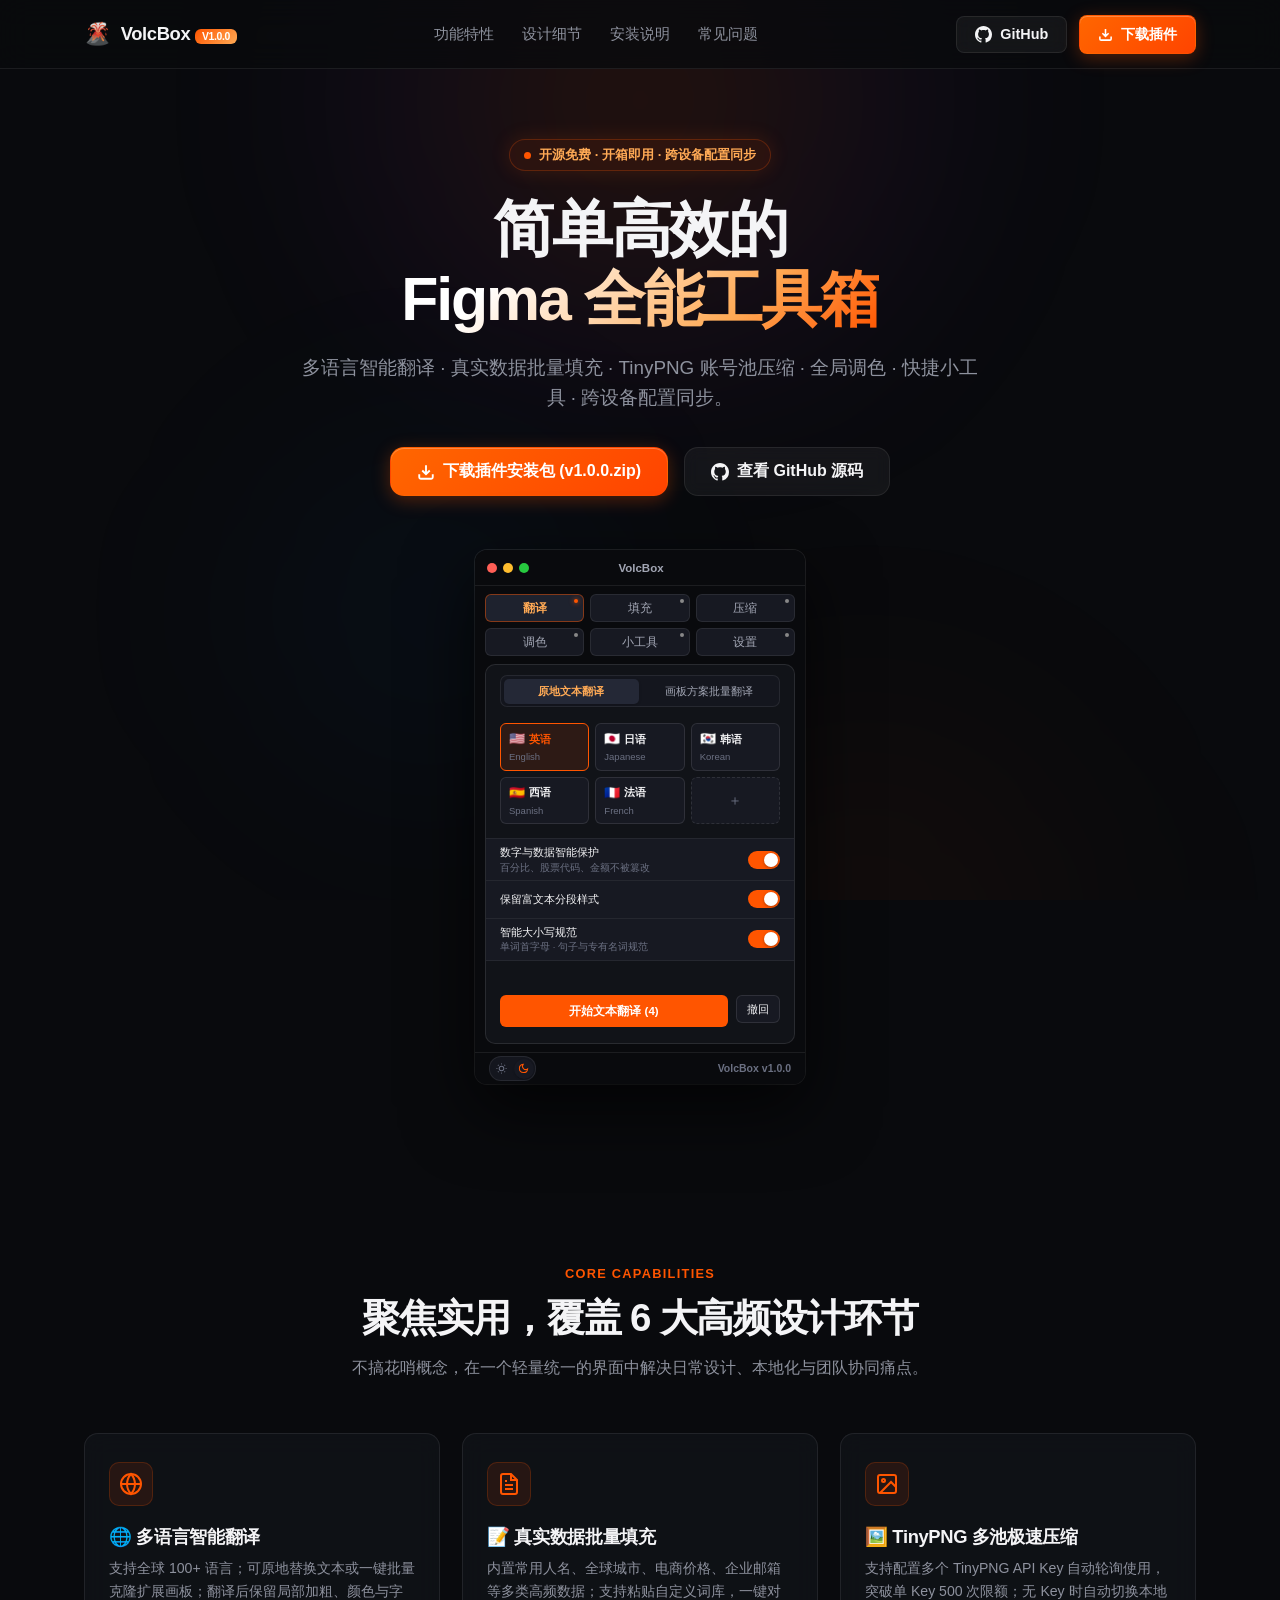
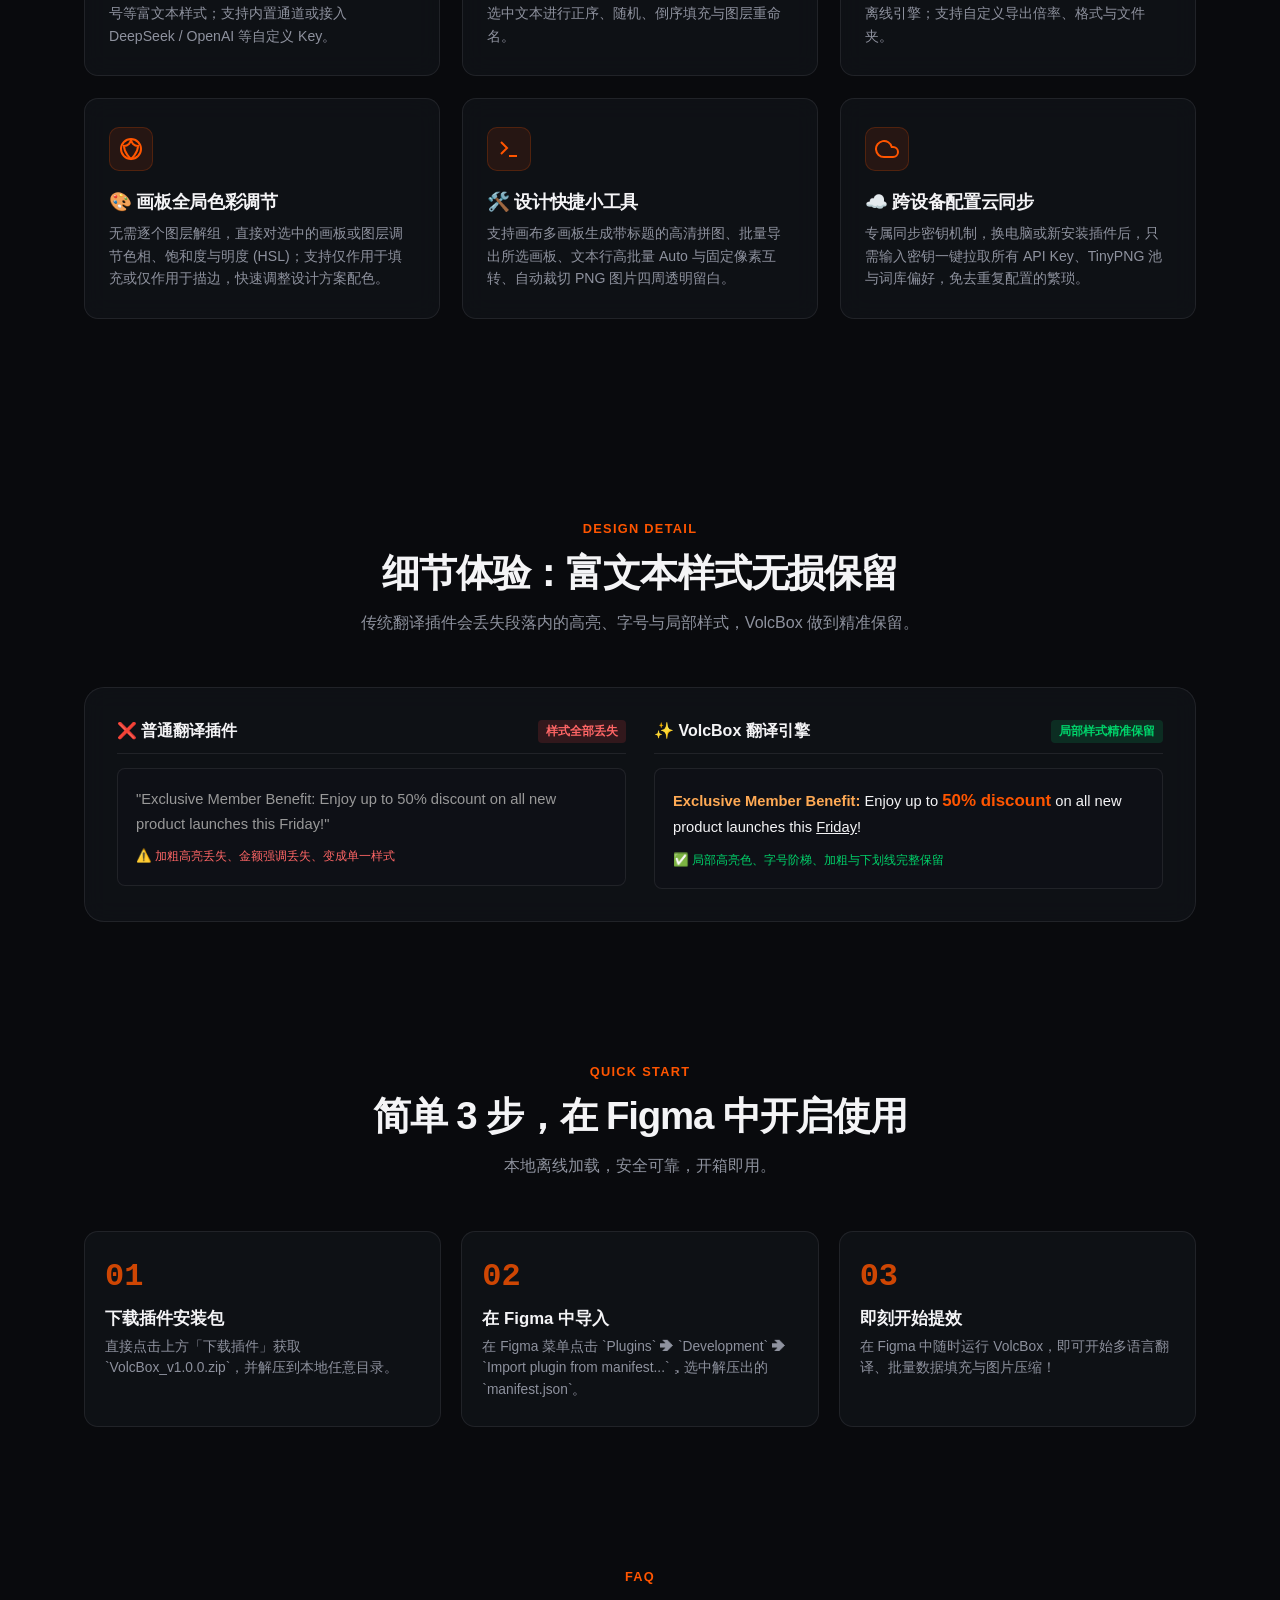
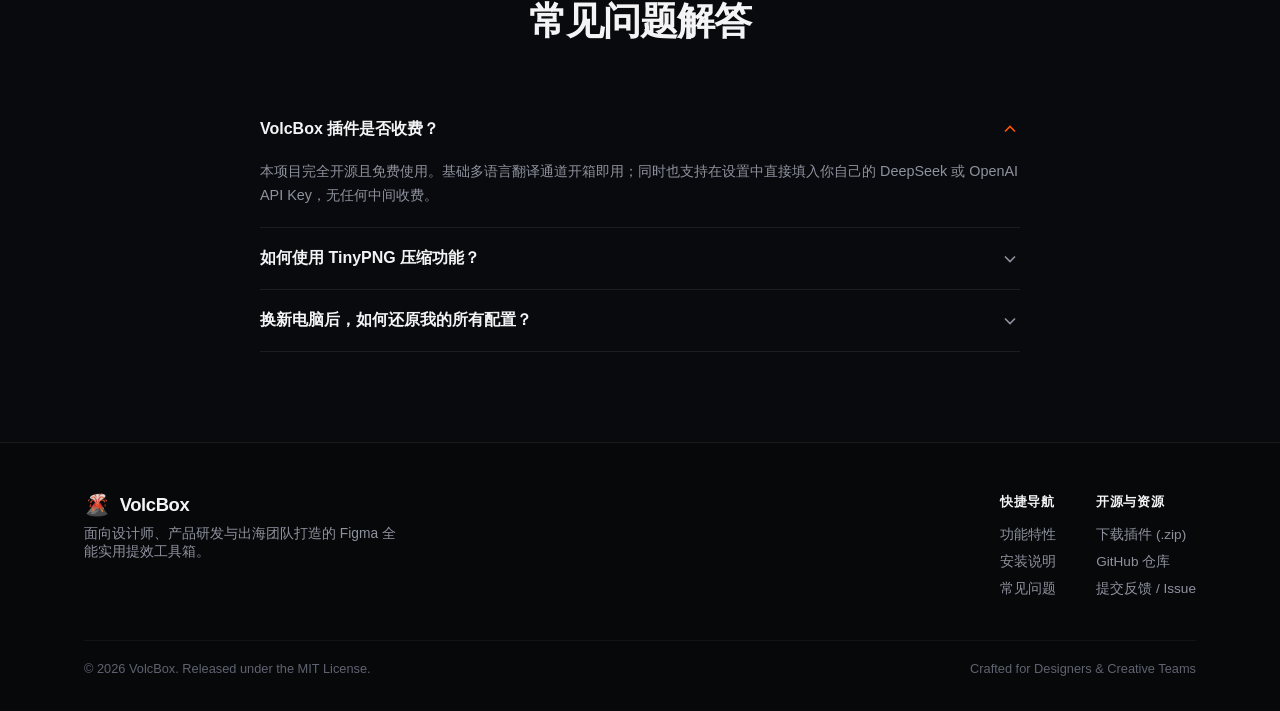
<file: website/index.html>
<!DOCTYPE html>
<html lang="zh-CN">
<head>
  <meta charset="UTF-8">
  <meta name="viewport" content="width=device-width, initial-scale=1.0">
  <title>VolcBox — 让设计与协同更高效的 Figma 全能实用工具箱</title>
  <meta name="description" content="面向现代设计师、产品研发与出海团队的 Figma 全能实用工具箱：多语言智能翻译、真实数据批量模拟、TinyPNG 极速压缩、画板全局调色、切图拼图与跨设备云配置同步。">
  <meta name="keywords" content="Figma, Figma Plugin, VolcBox, AI翻译, TinyPNG压缩, 出海设计, 数据模拟, Figma插件, 设计提效">
  
  <!-- Open Graph / Meta -->
  <meta property="og:type" content="website">
  <meta property="og:title" content="VolcBox — 让设计与协同更高效的 Figma 全能实用工具箱">
  <meta property="og:description" content="多语言翻译 · 真实数据填充 · TinyPNG 压缩 · 画板调色 · 快捷小工具 · 跨设备配置同步">

  <!-- Favicon -->
  <link rel="icon" href="data:image/svg+xml,<svg xmlns=%22http://www.w3.org/2000/svg%22 viewBox=%220 0 100 100%22><text y=%22.9em%22 font-size=%2290%22>🌋</text></svg>">
  
  <!-- Stylesheet -->
  <link rel="stylesheet" href="style.css">
</head>
<body>

  <!-- Ambient Light Orbs -->
  <div class="ambient-glow">
    <div class="glow-orb-1"></div>
    <div class="glow-orb-2"></div>
    <div class="glow-orb-3"></div>
  </div>

  <!-- Navigation Bar -->
  <header class="navbar">
    <div class="container navbar-inner">
      <a href="#" class="logo-link">
        <span style="font-size: 1.35rem;">🌋</span>
        <span>VolcBox <span class="logo-badge">v1.0.0</span></span>
      </a>

      <nav>
        <ul class="nav-links">
          <li><a href="#features" class="nav-link">功能特性</a></li>
          <li><a href="#showcase" class="nav-link">设计细节</a></li>
          <li><a href="#install" class="nav-link">安装说明</a></li>
          <li><a href="#faq" class="nav-link">常见问题</a></li>
        </ul>
      </nav>

      <div class="nav-actions">
        <a href="https://github.com/haifengcy/Figma-VolcBox" target="_blank" class="btn btn-secondary" title="前往 GitHub 仓库">
          <svg width="17" height="17" viewBox="0 0 24 24" fill="currentColor"><path d="M12 0C5.37 0 0 5.37 0 12c0 5.31 3.435 9.795 8.205 11.385.6.105.825-.255.825-.57 0-.285-.015-1.23-.015-2.235-3.015.555-3.795-.735-4.035-1.41-.135-.345-.72-1.41-1.23-1.695-.42-.225-1.02-.78-.015-.795.945-.015 1.62.87 1.845 1.23 1.08 1.815 2.805 1.305 3.495.99.105-.78.42-1.305.765-1.605-2.67-.3-5.46-1.335-5.46-5.925 0-1.305.465-2.385 1.23-3.225-.12-.3-.54-1.53.12-3.18 0 0 1.005-.315 3.3 1.23.96-.27 1.98-.405 3-.405s2.04.135 3 .405c2.295-1.56 3.3-1.23 3.3-1.23.66 1.65.24 2.88.12 3.18.765.84 1.23 1.905 1.23 3.225 0 4.605-2.805 5.625-5.475 5.925.435.375.81 1.095.81 2.22 0 1.605-.015 2.895-.015 3.3 0 .315.225.69.825.57A12.02 12.02 0 0024 12c0-6.63-5.37-12-12-12z"/></svg>
          <span>GitHub</span>
        </a>
        <a href="VolcBox_v1.0.0.zip" download="VolcBox_v1.0.0.zip" class="btn btn-primary" title="直接下载插件安装包">
          <svg width="15" height="15" viewBox="0 0 24 24" fill="none" stroke="currentColor" stroke-width="2.5"><path d="M21 15v4a2 2 0 0 1-2 2H5a2 2 0 0 1-2-2v-4M7 10l5 5 5-5M12 15V3"/></svg>
          <span>下载插件</span>
        </a>
      </div>
    </div>
  </header>

  <!-- Hero Section -->
  <section class="hero-section">
    <div class="container">
      <div class="hero-pill">
        <span class="pulse-dot"></span>
        <span>开源免费 · 开箱即用 · 跨设备配置同步</span>
      </div>

      <h1 class="hero-title">
        简单高效的<br>
        <span class="gradient-text">Figma 全能工具箱</span>
      </h1>

      <p class="hero-subtitle">
        多语言智能翻译 · 真实数据批量填充 · TinyPNG 账号池压缩 · 全局调色 · 快捷小工具 · 跨设备配置同步。
      </p>

      <div class="hero-cta-group">
        <a href="VolcBox_v1.0.0.zip" download="VolcBox_v1.0.0.zip" class="btn btn-primary btn-lg">
          <svg width="18" height="18" viewBox="0 0 24 24" fill="none" stroke="currentColor" stroke-width="2.5"><path d="M21 15v4a2 2 0 0 1-2 2H5a2 2 0 0 1-2-2v-4M7 10l5 5 5-5M12 15V3"/></svg>
          <span>下载插件安装包 (v1.0.0.zip)</span>
        </a>
        <a href="https://github.com/haifengcy/Figma-VolcBox" target="_blank" class="btn btn-secondary btn-lg">
          <svg width="18" height="18" viewBox="0 0 24 24" fill="currentColor"><path d="M12 0C5.37 0 0 5.37 0 12c0 5.31 3.435 9.795 8.205 11.385.6.105.825-.255.825-.57 0-.285-.015-1.23-.015-2.235-3.015.555-3.795-.735-4.035-1.41-.135-.345-.72-1.41-1.23-1.695-.42-.225-1.02-.78-.015-.795.945-.015 1.62.87 1.845 1.23 1.08 1.815 2.805 1.305 3.495.99.105-.78.42-1.305.765-1.605-2.67-.3-5.46-1.335-5.46-5.925 0-1.305.465-2.385 1.23-3.225-.12-.3-.54-1.53.12-3.18 0 0 1.005-.315 3.3 1.23.96-.27 1.98-.405 3-.405s2.04.135 3 .405c2.295-1.56 3.3-1.23 3.3-1.23.66 1.65.24 2.88.12 3.18.765.84 1.23 1.905 1.23 3.225 0 4.605-2.805 5.625-5.475 5.925.435.375.81 1.095.81 2.22 0 1.605-.015 2.895-.015 3.3 0 .315.225.69.825.57A12.02 12.02 0 0024 12c0-6.63-5.37-12-12-12z"/></svg>
          <span>查看 GitHub 源码</span>
        </a>
      </div>

      <!-- Real Figma Plugin Interactive Simulator -->
      <div class="plugin-mockup-wrapper">
        <div class="plugin-mockup theme-dark" id="plugin-simulator">
          <!-- Plugin Window Header -->
          <div class="plugin-window-header">
            <div class="plugin-window-dots">
              <span class="window-dot dot-red"></span>
              <span class="window-dot dot-yellow"></span>
              <span class="window-dot dot-green"></span>
            </div>
            <div class="plugin-window-title">VolcBox</div>
            <div style="width: 40px;"></div>
          </div>

          <!-- Top Mode Keypad (2x3 Grid) -->
          <nav class="mockup-keypad" id="mockup-keypad">
            <button class="mockup-key active" data-tab="translate" onclick="setMockupTab('translate')">
              <span class="mockup-led"></span>
              <span>翻译</span>
            </button>
            <button class="mockup-key" data-tab="fill" onclick="setMockupTab('fill')">
              <span class="mockup-led"></span>
              <span>填充</span>
            </button>
            <button class="mockup-key" data-tab="compress" onclick="setMockupTab('compress')">
              <span class="mockup-led"></span>
              <span>压缩</span>
            </button>
            <button class="mockup-key" data-tab="color" onclick="setMockupTab('color')">
              <span class="mockup-led"></span>
              <span>调色</span>
            </button>
            <button class="mockup-key" data-tab="tools" onclick="setMockupTab('tools')">
              <span class="mockup-led"></span>
              <span>小工具</span>
            </button>
            <button class="mockup-key" data-tab="settings" onclick="setMockupTab('settings')">
              <span class="mockup-led"></span>
              <span>设置</span>
            </button>
          </nav>

          <!-- Main Deck Container -->
          <main class="mockup-deck-container">
            <div class="mockup-scroll-area" id="mockup-view-content">
              <!-- Live content rendered by main.js -->
            </div>
          </main>

          <!-- Bottom Chassis Bar -->
          <footer class="mockup-bottom-bar">
            <div class="mockup-theme-switcher">
              <button class="mockup-theme-btn" id="mockup-theme-light" onclick="setMockupTheme('light')" title="浅色模式">
                <svg width="11" height="11" viewBox="0 0 24 24" fill="none" stroke="currentColor" stroke-width="2.2"><circle cx="12" cy="12" r="5"></circle><line x1="12" y1="1" x2="12" y2="3"></line><line x1="12" y1="21" x2="12" y2="23"></line><line x1="4.22" y1="4.22" x2="5.64" y2="5.64"></line><line x1="18.36" y1="18.36" x2="19.78" y2="19.78"></line><line x1="1" y1="12" x2="3" y2="12"></line><line x1="21" y1="12" x2="23" y2="12"></line><line x1="4.22" y1="19.78" x2="5.64" y2="18.36"></line><line x1="18.36" y1="5.64" x2="19.78" y2="4.22"></line></svg>
              </button>
              <button class="mockup-theme-btn active" id="mockup-theme-dark" onclick="setMockupTheme('dark')" title="深色模式">
                <svg width="11" height="11" viewBox="0 0 24 24" fill="none" stroke="currentColor" stroke-width="2.2"><path d="M21 12.79A9 9 0 1 1 11.21 3 7 7 0 0 0 21 12.79z"></path></svg>
              </button>
            </div>
            <div class="mockup-brand">VolcBox <span id="plugin-version">v1.0.0</span></div>
          </footer>
        </div>
      </div>
    </div>
  </section>

  <!-- Core Features Grid -->
  <section id="features" style="padding: 90px 0 60px;">
    <div class="container">
      <div class="section-header">
        <span class="section-tag">Core Capabilities</span>
        <h2 class="section-title">聚焦实用，覆盖 6 大高频设计环节</h2>
        <p class="section-desc">不搞花哨概念，在一个轻量统一的界面中解决日常设计、本地化与团队协同痛点。</p>
      </div>

      <div class="features-grid">
        <!-- Card 1 -->
        <div class="feature-card">
          <div class="feature-icon-wrapper">
            <svg width="24" height="24" viewBox="0 0 24 24" fill="none" stroke="currentColor" stroke-width="2"><circle cx="12" cy="12" r="10"></circle><line x1="2" y1="12" x2="22" y2="12"></line><path d="M12 2a15.3 15.3 0 0 1 4 10 15.3 15.3 0 0 1-4 10 15.3 15.3 0 0 1-4-10 15.3 15.3 0 0 1 4-10z"></path></svg>
          </div>
          <h3 class="feature-title">🌐 多语言智能翻译</h3>
          <p class="feature-description">
            支持全球 100+ 语言；可原地替换文本或一键批量克隆扩展画板；翻译后保留局部加粗、颜色与字号等富文本样式；支持内置通道或接入 DeepSeek / OpenAI 等自定义 Key。
          </p>
        </div>

        <!-- Card 2 -->
        <div class="feature-card">
          <div class="feature-icon-wrapper">
            <svg width="24" height="24" viewBox="0 0 24 24" fill="none" stroke="currentColor" stroke-width="2"><path d="M14 2H6a2 2 0 0 0-2 2v16a2 2 0 0 0 2 2h12a2 2 0 0 0 2-2V8z"></path><polyline points="14 2 14 8 20 8"></polyline><line x1="16" y1="13" x2="8" y2="13"></line><line x1="16" y1="17" x2="8" y2="17"></line><polyline points="10 9 9 9 8 9"></polyline></svg>
          </div>
          <h3 class="feature-title">📝 真实数据批量填充</h3>
          <p class="feature-description">
            内置常用人名、全球城市、电商价格、企业邮箱等多类高频数据；支持粘贴自定义词库，一键对选中文本进行正序、随机、倒序填充与图层重命名。
          </p>
        </div>

        <!-- Card 3 -->
        <div class="feature-card">
          <div class="feature-icon-wrapper">
            <svg width="24" height="24" viewBox="0 0 24 24" fill="none" stroke="currentColor" stroke-width="2"><rect x="3" y="3" width="18" height="18" rx="2" ry="2"></rect><circle cx="8.5" cy="8.5" r="1.5"></circle><polyline points="21 15 16 10 5 21"></polyline></svg>
          </div>
          <h3 class="feature-title">🖼️ TinyPNG 多池极速压缩</h3>
          <p class="feature-description">
            支持配置多个 TinyPNG API Key 自动轮询使用，突破单 Key 500 次限额；无 Key 时自动切换本地离线引擎；支持自定义导出倍率、格式与文件夹。
          </p>
        </div>

        <!-- Card 4 -->
        <div class="feature-card">
          <div class="feature-icon-wrapper">
            <svg width="24" height="24" viewBox="0 0 24 24" fill="none" stroke="currentColor" stroke-width="2"><circle cx="12" cy="12" r="10"></circle><path d="M12 2a7 7 0 0 0 7 7c0 7-7 13-7 13s-7-6-7-13a7 7 0 0 0 7-7z"></path></svg>
          </div>
          <h3 class="feature-title">🎨 画板全局色彩调节</h3>
          <p class="feature-description">
            无需逐个图层解组，直接对选中的画板或图层调节色相、饱和度与明度 (HSL)；支持仅作用于填充或仅作用于描边，快速调整设计方案配色。
          </p>
        </div>

        <!-- Card 5 -->
        <div class="feature-card">
          <div class="feature-icon-wrapper">
            <svg width="24" height="24" viewBox="0 0 24 24" fill="none" stroke="currentColor" stroke-width="2"><polyline points="4 17 10 11 4 5"></polyline><line x1="12" y1="19" x2="20" y2="19"></line></svg>
          </div>
          <h3 class="feature-title">🛠️ 设计快捷小工具</h3>
          <p class="feature-description">
            支持画布多画板生成带标题的高清拼图、批量导出所选画板、文本行高批量 Auto 与固定像素互转、自动裁切 PNG 图片四周透明留白。
          </p>
        </div>

        <!-- Card 6 -->
        <div class="feature-card">
          <div class="feature-icon-wrapper">
            <svg width="24" height="24" viewBox="0 0 24 24" fill="none" stroke="currentColor" stroke-width="2"><path d="M18 10h-1.26A8 8 0 1 0 9 20h9a5 5 0 0 0 0-10z"></path></svg>
          </div>
          <h3 class="feature-title">☁️ 跨设备配置云同步</h3>
          <p class="feature-description">
            专属同步密钥机制，换电脑或新安装插件后，只需输入密钥一键拉取所有 API Key、TinyPNG 池与词库偏好，免去重复配置的繁琐。
          </p>
        </div>
      </div>
    </div>
  </section>

  <!-- Showcase & Comparison Section -->
  <section id="showcase" class="comparison-section">
    <div class="container">
      <div class="section-header">
        <span class="section-tag">Design Detail</span>
        <h2 class="section-title">细节体验：富文本样式无损保留</h2>
        <p class="section-desc">传统翻译插件会丢失段落内的高亮、字号与局部样式，VolcBox 做到精准保留。</p>
      </div>

      <div class="comparison-box">
        <div>
          <div class="compare-col-header">
            <strong>❌ 普通翻译插件</strong>
            <span class="compare-badge badge-bad">样式全部丢失</span>
          </div>
          <div class="compare-card" style="color: #999;">
            "Exclusive Member Benefit: Enjoy up to 50% discount on all new product launches this Friday!"
            <div style="font-size: 0.78rem; color: #ff6666; margin-top: 10px;">⚠️ 加粗高亮丢失、金额强调丢失、变成单一样式</div>
          </div>
        </div>

        <div>
          <div class="compare-col-header">
            <strong>✨ VolcBox 翻译引擎</strong>
            <span class="compare-badge badge-good">局部样式精准保留</span>
          </div>
          <div class="compare-card">
            <span style="color: #FFAA55; font-weight: 700;">Exclusive Member Benefit:</span> Enjoy up to <span style="color: #FF5500; font-weight: 800; font-size: 1.15em;">50% discount</span> on all new product launches this <span style="text-decoration: underline;">Friday</span>!
            <div style="font-size: 0.78rem; color: #00D26A; margin-top: 10px;">✅ 局部高亮色、字号阶梯、加粗与下划线完整保留</div>
          </div>
        </div>
      </div>
    </div>
  </section>

  <!-- Installation Steps -->
  <section id="install" class="install-section">
    <div class="container">
      <div class="section-header">
        <span class="section-tag">Quick Start</span>
        <h2 class="section-title">简单 3 步，在 Figma 中开启使用</h2>
        <p class="section-desc">本地离线加载，安全可靠，开箱即用。</p>
      </div>

      <div class="steps-wrapper">
        <div class="step-card">
          <div class="step-num">01</div>
          <h3 class="step-title">下载插件安装包</h3>
          <p class="step-text">直接点击上方「下载插件」获取 `VolcBox_v1.0.0.zip`，并解压到本地任意目录。</p>
        </div>

        <div class="step-card">
          <div class="step-num">02</div>
          <h3 class="step-title">在 Figma 中导入</h3>
          <p class="step-text">在 Figma 菜单点击 `Plugins` ➔ `Development` ➔ `Import plugin from manifest...`，选中解压出的 `manifest.json`。</p>
        </div>

        <div class="step-card">
          <div class="step-num">03</div>
          <h3 class="step-title">即刻开始提效</h3>
          <p class="step-text">在 Figma 中随时运行 VolcBox，即可开始多语言翻译、批量数据填充与图片压缩！</p>
        </div>
      </div>
    </div>
  </section>

  <!-- FAQ Section -->
  <section id="faq" class="faq-section">
    <div class="container">
      <div class="section-header">
        <span class="section-tag">FAQ</span>
        <h2 class="section-title">常见问题解答</h2>
      </div>

      <div class="faq-list">
        <div class="faq-item active">
          <button class="faq-question" onclick="toggleFaq(this)">
            <span>VolcBox 插件是否收费？</span>
            <svg class="faq-icon" width="20" height="20" viewBox="0 0 24 24" fill="none" stroke="currentColor" stroke-width="2"><polyline points="6 9 12 15 18 9"></polyline></svg>
          </button>
          <div class="faq-answer">
            本项目完全开源且免费使用。基础多语言翻译通道开箱即用；同时也支持在设置中直接填入你自己的 DeepSeek 或 OpenAI API Key，无任何中间收费。
          </div>
        </div>

        <div class="faq-item">
          <button class="faq-question" onclick="toggleFaq(this)">
            <span>如何使用 TinyPNG 压缩功能？</span>
            <svg class="faq-icon" width="20" height="20" viewBox="0 0 24 24" fill="none" stroke="currentColor" stroke-width="2"><polyline points="6 9 12 15 18 9"></polyline></svg>
          </button>
          <div class="faq-answer">
            可在 tinypng.com/developers 免费获取 API Key（每个账号每月赠送 500 张额度）。在 VolcBox 中添加多个 Key 即可自动轮询；若不填 Key，插件会自动使用本地离线无损引擎完成导出。
          </div>
        </div>

        <div class="faq-item">
          <button class="faq-question" onclick="toggleFaq(this)">
            <span>换新电脑后，如何还原我的所有配置？</span>
            <svg class="faq-icon" width="20" height="20" viewBox="0 0 24 24" fill="none" stroke="currentColor" stroke-width="2"><polyline points="6 9 12 15 18 9"></polyline></svg>
          </button>
          <div class="faq-answer">
            在插件「设置」页面生成专属同步密钥（例如 `VB-XXXX-XXXX`）。在新电脑安装插件后，输入该密钥并点击「绑定并同步」，所有 API Key、TinyPNG 池与词库偏好将瞬间全部恢复。
          </div>
        </div>
      </div>
    </div>
  </section>

  <!-- Footer -->
  <footer class="footer">
    <div class="container">
      <div class="footer-top">
        <div class="footer-brand">
          <div class="logo-link">
            <span style="font-size: 1.3rem;">🌋</span>
            <span>VolcBox</span>
          </div>
          <p>面向设计师、产品研发与出海团队打造的 Figma 全能实用提效工具箱。</p>
        </div>

        <div class="footer-links">
          <div class="footer-col">
            <h4>快捷导航</h4>
            <ul>
              <li><a href="#features">功能特性</a></li>
              <li><a href="#install">安装说明</a></li>
              <li><a href="#faq">常见问题</a></li>
            </ul>
          </div>
          <div class="footer-col">
            <h4>开源与资源</h4>
            <ul>
              <li><a href="VolcBox_v1.0.0.zip" download="VolcBox_v1.0.0.zip">下载插件 (.zip)</a></li>
              <li><a href="https://github.com/haifengcy/Figma-VolcBox" target="_blank">GitHub 仓库</a></li>
              <li><a href="https://github.com/haifengcy/Figma-VolcBox/issues" target="_blank">提交反馈 / Issue</a></li>
            </ul>
          </div>
        </div>
      </div>

      <div class="footer-bottom">
        <div>© 2026 VolcBox. Released under the MIT License.</div>
        <div>Crafted for Designers & Creative Teams</div>
      </div>
    </div>
  </footer>

  <!-- Scripts -->
  <script src="main.js"></script>
</body>
</html>
</file>
<file: website/style.css>
/* =====================================================================
 * VolcBox - Official Landing Page Design System
 * Clean, Industrial, High-Precision Aesthetics
 * ===================================================================== */

:root {
  --bg-main: #090A0D;
  --bg-surface: #111318;
  --bg-card: rgba(18, 20, 26, 0.7);
  --bg-card-hover: rgba(24, 27, 36, 0.85);
  --border-subtle: rgba(255, 255, 255, 0.08);
  --border-glow: rgba(255, 85, 0, 0.35);
  --border-active: rgba(255, 255, 255, 0.18);

  --accent-orange: #FF5500;
  --accent-orange-glow: rgba(255, 85, 0, 0.35);
  --accent-amber: #FFAA55;
  --accent-purple: #8A2BE2;
  --accent-blue: #0088FF;
  --accent-green: #00D26A;
  
  --text-main: #F4F4F6;
  --text-muted: #8E929E;
  --text-sub: #5F6370;

  --font-sans: -apple-system, BlinkMacSystemFont, 'Inter', 'SF Pro Display', 'PingFang SC', 'Helvetica Neue', sans-serif;
  --font-mono: 'JetBrains Mono', 'SF Mono', Consolas, Menlo, monospace;

  --radius-sm: 8px;
  --radius-md: 14px;
  --radius-lg: 20px;
  --radius-xl: 28px;
}

/* Reset & Base */
*, *::before, *::after {
  box-sizing: border-box;
  margin: 0;
  padding: 0;
}

html {
  scroll-behavior: smooth;
  font-size: 16px;
  background-color: var(--bg-main);
  color: var(--text-main);
  font-family: var(--font-sans);
  -webkit-font-smoothing: antialiased;
  -moz-osx-font-smoothing: grayscale;
}

body {
  overflow-x: hidden;
  background: var(--bg-main);
  position: relative;
  min-height: 100vh;
}

/* Background Ambient Glow */
.ambient-glow {
  position: fixed;
  top: 0;
  left: 50%;
  transform: translateX(-50%);
  width: 100vw;
  height: 100vh;
  pointer-events: none;
  z-index: 0;
  overflow: hidden;
}

.glow-orb-1 {
  position: absolute;
  top: -200px;
  left: 50%;
  transform: translateX(-50%);
  width: 900px;
  height: 600px;
  background: radial-gradient(circle, rgba(255, 85, 0, 0.12) 0%, rgba(138, 43, 226, 0.05) 50%, transparent 70%);
  filter: blur(80px);
}

.glow-orb-2 {
  position: absolute;
  top: 40%;
  left: 10%;
  width: 600px;
  height: 500px;
  background: radial-gradient(circle, rgba(0, 136, 255, 0.05) 0%, transparent 70%);
  filter: blur(90px);
}

.glow-orb-3 {
  position: absolute;
  top: 70%;
  right: 5%;
  width: 700px;
  height: 600px;
  background: radial-gradient(circle, rgba(255, 85, 0, 0.06) 0%, transparent 70%);
  filter: blur(100px);
}

/* Layout Container */
.container {
  max-width: 1160px;
  margin: 0 auto;
  padding: 0 24px;
  position: relative;
  z-index: 1;
}

/* Header & Navbar */
.navbar {
  position: sticky;
  top: 0;
  z-index: 100;
  backdrop-filter: blur(16px);
  -webkit-backdrop-filter: blur(16px);
  background: rgba(9, 10, 13, 0.8);
  border-bottom: 1px solid var(--border-subtle);
  transition: all 0.3s ease;
}

.navbar-inner {
  display: flex;
  align-items: center;
  justify-content: space-between;
  height: 68px;
}

.logo-link {
  display: flex;
  align-items: center;
  gap: 10px;
  text-decoration: none;
  color: var(--text-main);
  font-weight: 700;
  font-size: 1.15rem;
  letter-spacing: -0.02em;
}

.logo-badge {
  font-size: 0.65rem;
  font-weight: 600;
  padding: 2px 7px;
  border-radius: 6px;
  background: linear-gradient(135deg, var(--accent-orange), var(--accent-amber));
  color: #fff;
  text-transform: uppercase;
}

.nav-links {
  display: flex;
  align-items: center;
  gap: 28px;
  list-style: none;
}

.nav-link {
  text-decoration: none;
  color: var(--text-muted);
  font-size: 0.92rem;
  font-weight: 500;
  transition: color 0.2s ease;
}

.nav-link:hover {
  color: var(--text-main);
}

.nav-actions {
  display: flex;
  align-items: center;
  gap: 12px;
}

/* Buttons */
.btn {
  display: inline-flex;
  align-items: center;
  justify-content: center;
  gap: 8px;
  padding: 9px 18px;
  border-radius: var(--radius-sm);
  font-size: 0.9rem;
  font-weight: 600;
  text-decoration: none;
  cursor: pointer;
  transition: all 0.2s cubic-bezier(0.4, 0, 0.2, 1);
  border: 1px solid transparent;
}

.btn-primary {
  background: linear-gradient(135deg, #FF6600 0%, #FF4400 100%);
  color: #fff;
  box-shadow: 0 4px 18px rgba(255, 85, 0, 0.3), inset 0 1px 0 rgba(255, 255, 255, 0.25);
}

.btn-primary:hover {
  transform: translateY(-1px);
  box-shadow: 0 6px 24px rgba(255, 85, 0, 0.45), inset 0 1px 0 rgba(255, 255, 255, 0.35);
}

.btn-secondary {
  background: rgba(255, 255, 255, 0.05);
  color: var(--text-main);
  border: 1px solid var(--border-subtle);
  backdrop-filter: blur(8px);
}

.btn-secondary:hover {
  background: rgba(255, 255, 255, 0.09);
  border-color: var(--border-active);
  transform: translateY(-1px);
}

.btn-lg {
  padding: 13px 26px;
  font-size: 1rem;
  border-radius: var(--radius-md);
}

/* Hero Section */
.hero-section {
  padding: 70px 0 60px;
  text-align: center;
}

.hero-pill {
  display: inline-flex;
  align-items: center;
  gap: 8px;
  padding: 6px 14px;
  background: rgba(255, 85, 0, 0.08);
  border: 1px solid rgba(255, 85, 0, 0.25);
  border-radius: 999px;
  font-size: 0.82rem;
  font-weight: 600;
  color: #FFAA55;
  margin-bottom: 24px;
  box-shadow: 0 0 20px rgba(255, 85, 0, 0.15);
}

.pulse-dot {
  width: 7px;
  height: 7px;
  background: var(--accent-orange);
  border-radius: 50%;
  box-shadow: 0 0 0 0 rgba(255, 85, 0, 0.7);
  animation: pulse-ring 2s infinite;
}

@keyframes pulse-ring {
  0% { transform: scale(0.95); box-shadow: 0 0 0 0 rgba(255, 85, 0, 0.7); }
  70% { transform: scale(1); box-shadow: 0 0 0 7px rgba(255, 85, 0, 0); }
  100% { transform: scale(0.95); box-shadow: 0 0 0 0 rgba(255, 85, 0, 0); }
}

.hero-title {
  font-size: clamp(2.3rem, 5vw, 3.8rem);
  font-weight: 800;
  line-height: 1.15;
  letter-spacing: -0.035em;
  margin-bottom: 18px;
  max-width: 860px;
  margin-left: auto;
  margin-right: auto;
}

.gradient-text {
  background: linear-gradient(135deg, #FFFFFF 20%, #FFAA55 70%, #FF5500 100%);
  -webkit-background-clip: text;
  -webkit-text-fill-color: transparent;
}

.hero-subtitle {
  font-size: clamp(1rem, 1.8vw, 1.18rem);
  color: var(--text-muted);
  max-width: 680px;
  margin: 0 auto 34px;
  line-height: 1.6;
}

.hero-cta-group {
  display: flex;
  align-items: center;
  justify-content: center;
  gap: 16px;
  flex-wrap: wrap;
  margin-bottom: 44px;
}

/* =====================================================================
 * REAL FIGMA PLUGIN MOCKUP SIMULATOR
 * ===================================================================== */
.plugin-mockup-wrapper {
  display: flex;
  justify-content: center;
  align-items: center;
  padding: 10px 0 30px 0;
}

.plugin-mockup {
  width: 330px;
  min-height: 520px;
  border-radius: 12px;
  overflow: hidden;
  display: flex;
  flex-direction: column;
  box-shadow: 0 25px 70px rgba(0, 0, 0, 0.7), 0 0 0 1px rgba(255, 255, 255, 0.1);
  transition: all 0.3s cubic-bezier(0.4, 0, 0.2, 1);
  font-family: -apple-system, BlinkMacSystemFont, "Segoe UI", Roboto, sans-serif;
  font-size: 12px;
  line-height: 1.4;
  text-align: left;
  user-select: none;
}

/* Light Theme */
.plugin-mockup.theme-light {
  --bg-chassis: #F4F1EB;
  --bg-deck: #FAF8F4;
  --bg-surface: #FFFFFF;
  --bg-hover: #F0ECE4;
  --bg-active: #E8E2D6;
  --bg-muted: #EDE8DE;
  --bg-tertiary: rgba(0, 0, 0, 0.04);
  --border-chassis: #DDD6C9;
  --border-deck: #E5DFD4;
  --border-subtle: #ECE6DC;
  --border-color: #ECE6DC;
  --text-main: #1D1A16;
  --text-sub: #6E675C;
  --text-muted: #9E9689;
  --accent-red: #FF5500;
  --accent-green: #30D158;
  --accent-blue: #0066CC;
  --accent-amber: #F59E0B;
  background-color: var(--bg-chassis);
  color: var(--text-main);
}

/* Dark Theme */
.plugin-mockup.theme-dark {
  --bg-chassis: #090A0D;
  --bg-deck: #111318;
  --bg-surface: #171922;
  --bg-hover: #1F222E;
  --bg-active: #272B3A;
  --bg-muted: #14161E;
  --bg-tertiary: #1A1D28;
  --border-chassis: rgba(255, 255, 255, 0.08);
  --border-deck: rgba(255, 255, 255, 0.1);
  --border-subtle: rgba(255, 255, 255, 0.06);
  --border-color: rgba(255, 255, 255, 0.08);
  --text-main: #F4F4F6;
  --text-sub: #A2A6B4;
  --text-muted: #6B7082;
  --accent-red: #FF5500;
  --accent-green: #00D26A;
  --accent-blue: #0088FF;
  --accent-amber: #FFAA55;
  background-color: var(--bg-chassis);
  color: var(--text-main);
}

/* Window Header */
.plugin-window-header {
  height: 36px;
  display: flex;
  align-items: center;
  justify-content: space-between;
  padding: 0 12px;
  background: var(--bg-chassis);
  border-bottom: 1px solid var(--border-chassis);
}
.plugin-window-dots {
  display: flex;
  gap: 6px;
}
.window-dot {
  width: 10px;
  height: 10px;
  border-radius: 50%;
}
.dot-red { background: #FF5F56; }
.dot-yellow { background: #FFBD2E; }
.dot-green { background: #27C93F; }

.plugin-window-title {
  font-size: 11.5px;
  font-weight: 600;
  color: var(--text-sub);
}

/* Top Keypad */
.mockup-keypad {
  display: grid;
  grid-template-columns: repeat(3, 1fr);
  gap: 6px;
  padding: 8px 10px;
  background: var(--bg-chassis);
}
.mockup-key {
  position: relative;
  display: flex;
  align-items: center;
  justify-content: center;
  height: 28px;
  background-color: var(--bg-surface);
  border: 1px solid var(--border-chassis);
  border-radius: 6px;
  cursor: pointer;
  outline: none;
  font-size: 11.5px;
  font-weight: 500;
  color: var(--text-sub);
  transition: all 0.15s ease;
}
.mockup-key:hover:not(.active) {
  background-color: var(--bg-hover);
  color: var(--text-main);
}
.mockup-key.active {
  background-color: var(--bg-surface) !important;
  border-color: var(--border-deck) !important;
  color: var(--text-main) !important;
  font-weight: 600;
}
.plugin-mockup.theme-dark .mockup-key.active {
  background-color: #1E222E !important;
  border-color: rgba(255, 85, 0, 0.45) !important;
  color: #FFAA55 !important;
}
.mockup-led {
  position: absolute;
  top: 4px;
  right: 5px;
  width: 4px;
  height: 4px;
  border-radius: 50%;
  background-color: #888;
  transition: all 0.15s ease;
}
.mockup-key.active .mockup-led {
  background-color: var(--accent-red) !important;
  box-shadow: 0 0 5px rgba(255, 85, 0, 0.9);
}

/* Deck Container */
.mockup-deck-container {
  flex: 1;
  margin: 0 10px 8px 10px;
  background-color: var(--bg-deck);
  border: 1px solid var(--border-deck);
  border-radius: 10px;
  display: flex;
  flex-direction: column;
  overflow: hidden;
  min-height: 380px;
}
.mockup-scroll-area {
  flex: 1;
  padding: 10px 0 14px 0;
  display: flex;
  flex-direction: column;
  gap: 6px;
  overflow-y: auto;
}

/* UI Elements inside Mockup */
.mockup-section-header {
  display: flex;
  align-items: center;
  justify-content: space-between;
  padding: 8px 14px 4px 14px;
}
.mockup-section-title {
  font-size: 11px;
  font-weight: 600;
  color: var(--text-sub);
}
.mockup-section-hint {
  font-size: 10px;
  color: var(--text-muted);
}
.mockup-segmented-control {
  display: flex;
  background-color: var(--bg-muted);
  border: 1px solid var(--border-chassis);
  border-radius: 7px;
  padding: 2.5px;
  gap: 3px;
  margin: 0 14px 6px 14px;
}
.mockup-segment-btn {
  flex: 1;
  display: flex;
  align-items: center;
  justify-content: center;
  height: 25px;
  background: transparent;
  border: none;
  border-radius: 5px;
  font-size: 11px;
  font-weight: 500;
  color: var(--text-sub);
  cursor: pointer;
  transition: all 0.15s ease;
}
.mockup-segment-btn.active {
  background-color: var(--bg-surface) !important;
  color: var(--text-main) !important;
  font-weight: 600;
  box-shadow: 0 1px 3px rgba(0, 0, 0, 0.15);
}
.plugin-mockup.theme-dark .mockup-segment-btn.active {
  background-color: #242836 !important;
  color: #FFAA55 !important;
}

.mockup-setting-group {
  display: flex;
  flex-direction: column;
  background-color: var(--bg-surface);
  border-top: 1px solid var(--border-subtle);
  border-bottom: 1px solid var(--border-subtle);
  margin-bottom: 8px;
}
.mockup-setting-row {
  display: flex;
  align-items: center;
  justify-content: space-between;
  padding: 8px 14px;
  min-height: 38px;
  border-bottom: 1px solid var(--border-subtle);
}
.mockup-setting-row:last-child {
  border-bottom: none;
}
.mockup-input-box {
  height: 28px;
  background-color: var(--bg-surface);
  border: 1px solid var(--border-deck);
  border-radius: 6px;
  padding: 0 8px;
  font-size: 11px;
  color: var(--text-main);
  outline: none;
  width: 100%;
}
.plugin-mockup.theme-dark .mockup-input-box {
  background-color: #13151D !important;
  color: #F4F4F6 !important;
}
.mockup-btn-primary {
  height: 32px;
  background-color: var(--accent-red);
  color: #FFF;
  border: none;
  border-radius: 6px;
  font-size: 11.5px;
  font-weight: 600;
  cursor: pointer;
  display: inline-flex;
  align-items: center;
  justify-content: center;
  gap: 6px;
  padding: 0 14px;
  transition: opacity 0.15s ease;
}
.mockup-btn-primary:hover {
  opacity: 0.9;
}
.mockup-btn-secondary {
  height: 28px;
  background-color: var(--bg-surface);
  border: 1px solid var(--border-deck);
  color: var(--text-main);
  border-radius: 6px;
  font-size: 11px;
  font-weight: 500;
  cursor: pointer;
  padding: 0 10px;
}
.mockup-action-bar {
  display: flex;
  gap: 8px;
  padding: 8px 14px 2px 14px;
  margin-top: auto;
}

/* Bottom Bar */
.mockup-bottom-bar {
  height: 32px;
  display: flex;
  align-items: center;
  justify-content: space-between;
  padding: 0 14px;
  background: var(--bg-chassis);
  border-top: 1px solid var(--border-chassis);
}
.mockup-theme-switcher {
  display: flex;
  background: var(--bg-muted);
  border: 1px solid var(--border-chassis);
  border-radius: 12px;
  padding: 1.5px;
  gap: 2px;
}
.mockup-theme-btn {
  width: 20px;
  height: 20px;
  border-radius: 10px;
  border: none;
  background: transparent;
  color: var(--text-muted);
  cursor: pointer;
  display: flex;
  align-items: center;
  justify-content: center;
}
.mockup-theme-btn.active {
  background: var(--bg-surface);
  color: var(--accent-red);
  box-shadow: 0 1px 2px rgba(0, 0, 0, 0.2);
}
.mockup-brand {
  font-size: 10.5px;
  font-weight: 600;
  color: var(--text-muted);
}

/* Feature Cards Grid */
.section-header {
  text-align: center;
  max-width: 640px;
  margin: 0 auto 52px;
}

.section-tag {
  font-size: 0.8rem;
  font-weight: 700;
  text-transform: uppercase;
  letter-spacing: 0.1em;
  color: var(--accent-orange);
  margin-bottom: 12px;
  display: inline-block;
}

.section-title {
  font-size: clamp(1.8rem, 3.2vw, 2.4rem);
  font-weight: 800;
  letter-spacing: -0.03em;
  margin-bottom: 12px;
}

.section-desc {
  font-size: 1rem;
  color: var(--text-muted);
  line-height: 1.55;
}

.features-grid {
  display: grid;
  grid-template-columns: repeat(auto-fit, minmax(320px, 1fr));
  gap: 22px;
  margin-bottom: 90px;
}

.feature-card {
  background: var(--bg-card);
  border: 1px solid var(--border-subtle);
  border-radius: var(--radius-md);
  padding: 28px 24px;
  transition: all 0.3s cubic-bezier(0.4, 0, 0.2, 1);
  position: relative;
  overflow: hidden;
  backdrop-filter: blur(12px);
}

.feature-card:hover {
  background: var(--bg-card-hover);
  border-color: var(--border-glow);
  transform: translateY(-3px);
  box-shadow: 0 16px 40px rgba(0, 0, 0, 0.5), 0 0 30px rgba(255, 85, 0, 0.1);
}

.feature-icon-wrapper {
  width: 44px;
  height: 44px;
  border-radius: 10px;
  background: rgba(255, 85, 0, 0.1);
  border: 1px solid rgba(255, 85, 0, 0.2);
  display: flex;
  align-items: center;
  justify-content: center;
  color: var(--accent-orange);
  margin-bottom: 18px;
}

.feature-title {
  font-size: 1.15rem;
  font-weight: 700;
  letter-spacing: -0.02em;
  margin-bottom: 8px;
}

.feature-description {
  font-size: 0.88rem;
  color: var(--text-muted);
  line-height: 1.6;
}

/* Comparison Demo Section */
.comparison-section {
  padding: 50px 0 90px;
}

.comparison-box {
  background: var(--bg-card);
  border: 1px solid var(--border-subtle);
  border-radius: var(--radius-lg);
  padding: 32px;
  display: grid;
  grid-template-columns: 1fr 1fr;
  gap: 28px;
  backdrop-filter: blur(12px);
}

.compare-col-header {
  display: flex;
  align-items: center;
  justify-content: space-between;
  margin-bottom: 14px;
  padding-bottom: 10px;
  border-bottom: 1px solid var(--border-subtle);
}

.compare-badge {
  font-size: 0.75rem;
  font-weight: 700;
  padding: 3px 8px;
  border-radius: 4px;
  text-transform: uppercase;
}
.badge-bad { background: rgba(255, 68, 68, 0.15); color: #FF6666; }
.badge-good { background: rgba(0, 210, 106, 0.15); color: #00D26A; }

.compare-card {
  background: #0E1016;
  border-radius: var(--radius-sm);
  padding: 18px;
  border: 1px solid var(--border-subtle);
  font-size: 0.92rem;
  line-height: 1.65;
}

/* Installation Steps */
.install-section {
  padding: 50px 0 90px;
}

.steps-wrapper {
  display: grid;
  grid-template-columns: repeat(3, 1fr);
  gap: 20px;
}

.step-card {
  background: var(--bg-card);
  border: 1px solid var(--border-subtle);
  border-radius: var(--radius-md);
  padding: 26px 20px;
  position: relative;
}

.step-num {
  font-family: var(--font-mono);
  font-size: 2rem;
  font-weight: 800;
  color: var(--accent-orange);
  opacity: 0.8;
  margin-bottom: 12px;
}

.step-title {
  font-size: 1.05rem;
  font-weight: 700;
  margin-bottom: 6px;
}

.step-text {
  font-size: 0.86rem;
  color: var(--text-muted);
  line-height: 1.55;
}

/* FAQ Section */
.faq-section {
  padding: 50px 0 90px;
}

.faq-list {
  max-width: 760px;
  margin: 0 auto;
}

.faq-item {
  border-bottom: 1px solid var(--border-subtle);
}

.faq-question {
  width: 100%;
  display: flex;
  align-items: center;
  justify-content: space-between;
  padding: 20px 0;
  background: none;
  border: none;
  color: var(--text-main);
  font-size: 1rem;
  font-weight: 600;
  text-align: left;
  cursor: pointer;
}

.faq-icon {
  color: var(--text-muted);
  transition: transform 0.2s ease;
}

.faq-item.active .faq-icon {
  transform: rotate(180deg);
  color: var(--accent-orange);
}

.faq-answer {
  max-height: 0;
  overflow: hidden;
  transition: max-height 0.3s cubic-bezier(0.4, 0, 0.2, 1);
  color: var(--text-muted);
  font-size: 0.9rem;
  line-height: 1.65;
}

.faq-item.active .faq-answer {
  max-height: 300px;
  padding-bottom: 20px;
}

/* Footer */
.footer {
  border-top: 1px solid var(--border-subtle);
  padding: 50px 0 34px;
  background: #07080A;
}

.footer-top {
  display: flex;
  justify-content: space-between;
  align-items: flex-start;
  margin-bottom: 34px;
  flex-wrap: wrap;
  gap: 28px;
}

.footer-brand p {
  color: var(--text-muted);
  font-size: 0.86rem;
  margin-top: 8px;
  max-width: 320px;
}

.footer-links {
  display: flex;
  gap: 40px;
}

.footer-col h4 {
  font-size: 0.82rem;
  text-transform: uppercase;
  color: var(--text-main);
  letter-spacing: 0.05em;
  margin-bottom: 14px;
}

.footer-col ul {
  list-style: none;
}

.footer-col li {
  margin-bottom: 8px;
}

.footer-col a {
  text-decoration: none;
  color: var(--text-muted);
  font-size: 0.85rem;
  transition: color 0.2s;
}

.footer-col a:hover {
  color: var(--text-main);
}

.footer-bottom {
  padding-top: 20px;
  border-top: 1px solid rgba(255, 255, 255, 0.05);
  display: flex;
  align-items: center;
  justify-content: space-between;
  font-size: 0.8rem;
  color: var(--text-sub);
}

/* Responsive */
@media (max-width: 800px) {
  .comparison-box {
    grid-template-columns: 1fr;
  }
  .steps-wrapper {
    grid-template-columns: 1fr;
  }
  .nav-links {
    display: none;
  }
}
</file>
